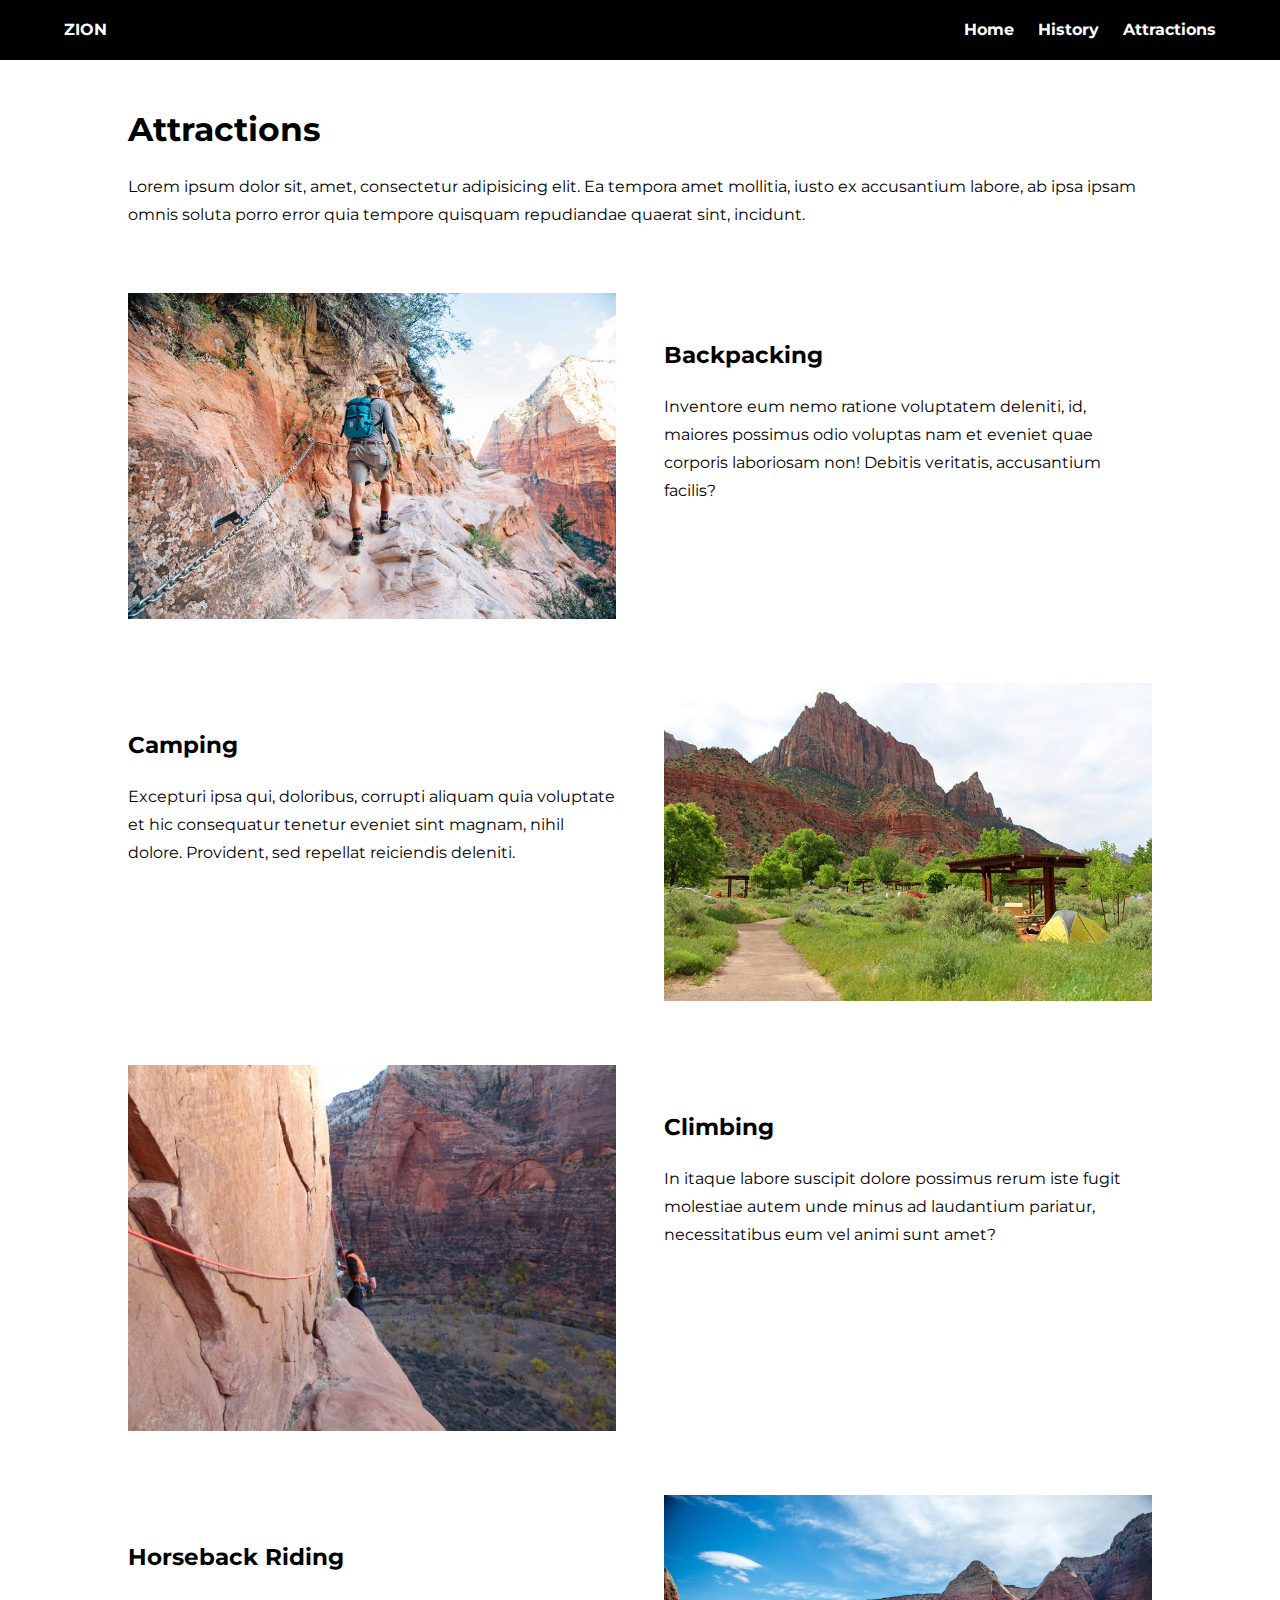
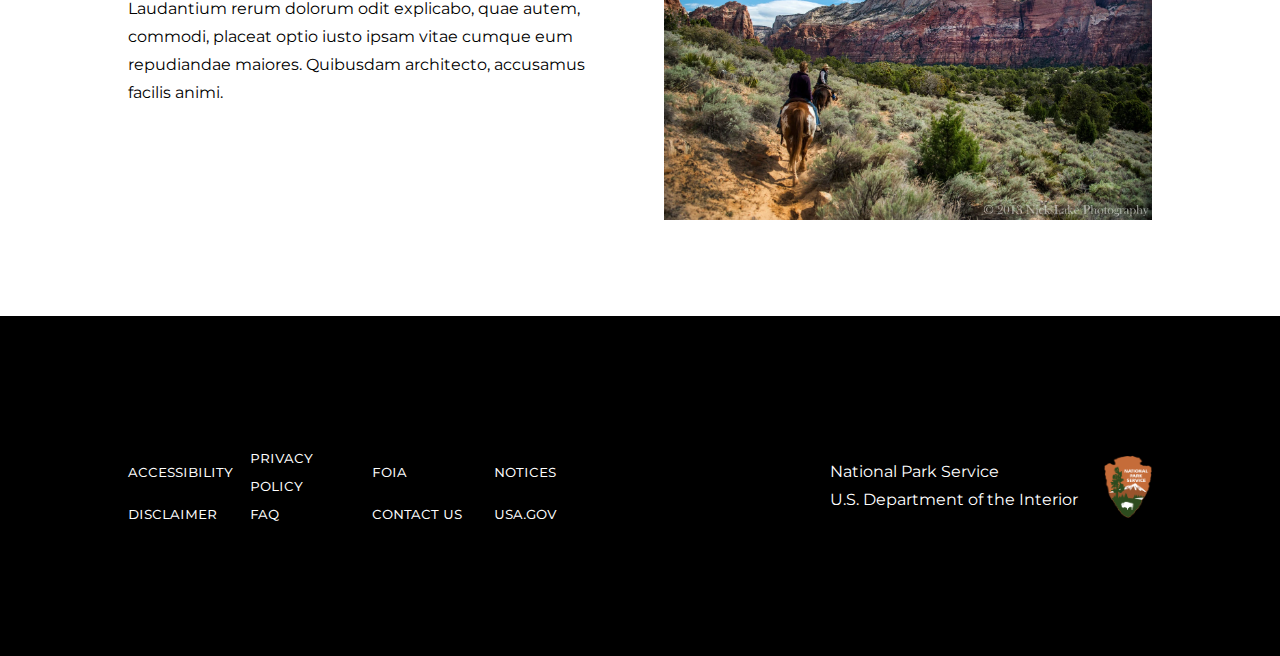
<file: attractions.html>
<html lang="en">
<head>
	<meta charset="UTF-8">
	<meta name="viewport" content="width=device-width, initial-scale=1.0">
	<title>Zion National Park</title>
	<link rel="preconnect" href="https://fonts.googleapis.com">
	<link rel="preconnect" href="https://fonts.gstatic.com" crossorigin>
	<link href="https://fonts.googleapis.com/css2?family=Montserrat:ital,wght@0,400;0,700;0,900;1,400;1,700&display=swap" rel="stylesheet"> 
	<link rel="stylesheet" href="./styles/main.css">
	<script src="./scripts/index.js" defer></script>
</head>
<body>
	<header class="mini-header">
		<nav>
			<a id="site__name" href="/">ZION</a>
			<div class="menu desktop">
				<a href="index.html">Home</a>
				<a href="history.html">History</a>
				<a href="attractions.html">Attractions</a>
			</div>
		    <a class="menu__icon mobile"><span></span></a>
			<ul class="menu mobile">
				<li><a href="/">Home</a></li>
				<li><a href="history.html">History</a></li>
				<li><a href="attractions.html">Attractions</a></li>
			</ul>
		</nav>
	</header>
	<main>
		<article>
			<h2>Attractions</h2>
			<p>Lorem ipsum dolor sit, amet, consectetur adipisicing elit. Ea tempora amet mollitia, iusto ex accusantium labore, ab ipsa ipsam omnis soluta porro error quia tempore quisquam repudiandae quaerat sint, incidunt.</p>
			<section class="attraction__list">
				<div class="attraction__item">
					<figure>
						<img src="/images/backpacking.jpg" alt="">
					</figure>
					<div>
						<h4>Backpacking</h4>
						<p>Inventore eum nemo ratione voluptatem deleniti, id, maiores possimus odio voluptas nam et eveniet quae corporis laboriosam non! Debitis veritatis, accusantium facilis?</p>
					</div>
				</div>
				<div class="attraction__item">	
					<figure>
						<img src="/images/camping.jpg" alt="">
					</figure>
					<div>
						<h4>Camping</h4>
						<p>Excepturi ipsa qui, doloribus, corrupti aliquam quia voluptate et hic consequatur tenetur eveniet sint magnam, nihil dolore. Provident, sed repellat reiciendis deleniti.</p>
					</div>
				</div>
				<div class="attraction__item">	
					<figure>
						<img src="/images/climbing.jpg" alt="">
					</figure>
					<div>
						<h4>Climbing</h4>
						<p>In itaque labore suscipit dolore possimus rerum iste fugit molestiae autem unde minus ad laudantium pariatur, necessitatibus eum vel animi sunt amet?</p>
					</div>
				</div>
				<div class="attraction__item">	
					<figure>
						<img src="/images/horseback-riding.webp" alt="">
					</figure>
					<div>
						<h4>Horseback Riding</h4>
						<p>Laudantium rerum dolorum odit explicabo, quae autem, commodi, placeat optio iusto ipsam vitae cumque eum repudiandae maiores. Quibusdam architecto, accusamus facilis animi.</p>
					</div>
				</div>
			</section>
		</article>
	</main>
	<footer>
		<section>
			<div class="footer__nav">
				<a href="">ACCESSIBILITY</a>
				<a href="">PRIVACY POLICY</a>
				<a href="">FOIA</a>
				<a href="">NOTICES</a>
				<a href="">DISCLAIMER</a>
				<a href="">FAQ</a>
				<a href="">CONTACT US</a>
				<a href="">USA.GOV</a>
			</div>
			<div class="nps-logo">
				<span>
					<a href="//www.nps.gov">National Park Service</a><br>
					<a href="//www.doi.gov">U.S. Department of the Interior</a>
				</span>
				<figure class="nps-logo-img">
					<img src="./images/national-park-service-logo.png" alt="">
				</figure>
			</div>
		</section>
	</footer>
</body>
</html>
</file>
<file: styles/main.css>
html {
    font-size: 100%;
}

body {
    background: white;
    font-family: 'Avenir', 'Montserrat', sans-serif;
    font-weight: 400;
    line-height: 1.75;
    color: #000000;
    margin: 0;
    padding: 0;
}
p {
    margin-bottom: 1rem;
}
a {
    color: black;
    cursor: pointer;
}
h1, h2, h3, h4, h5 {
    margin: 3rem 0 1.38rem;
    font-family: 'Avenir', 'Montserrat', sans-serif;
    font-weight: 700;
    line-height: 1.3;
}
h1 {
    margin-top: 0;
    font-size: 2.488rem;
}
h2 {
    font-size: 2.074rem;
}
h3 {
    font-size: 1.728rem;
}
h4 {
    font-size: 1.44rem;
}
h5 {
    font-size: 1.2rem;
}
small {
    font-size: 0.833rem;
}

blockquote {
    font-style: italic;
    border-left: 0.25rem solid black;
    padding-left: 1.728rem;
    margin-left: 0;
    max-width: 80%;
}


figure, img {
    margin: 0;
    padding: 0;
    width: 100%;
}

figcaption {
    font-size: smaller;
}

header {
    display: grid;
    grid-template-columns: 1fr;
    background-color: black;
    padding: 1rem 4rem;
}

@media (max-width: 37.5rem) {
    header {
        padding: 1rem 2rem;
    }
}

nav a {
    color: white;
    text-decoration: none;
    font-weight: 700;
}

.header__banner {
    background-image: url("../images/Banner.jpg");
    background-size: cover;
    background-repeat: no-repeat;
    background-position: center;

    height: 100vh;
}



header nav {
    display: flex;
    justify-content: space-between;
}

nav div {
    /*display: grid;
    grid-template-columns: 1fr 1fr 1fr 1fr;
    gap: 1rem;*/
    /*justify-items: center;*/
    display: flex;
    justify-content: space-between;
}
nav div a:not(:last-child) {
    margin-right: 1.5rem;
}

nav ul {
  list-style: none;
  margin: 0;
  padding: 0;
}




.menu__icon {
    height: 2rem;
    width: 2.25rem;
    margin: 1rem 2rem;
    position: absolute;
    top: 0;
    right: 0;
    vertical-align: middle;
    z-index: 20;
}

.menu__icon span {
    display: block;
    background: white;
    width: 100%;
    height: 0.25rem;
    margin-top: -0.125rem;
    position: absolute;
    left: 0;
    top: 50%;
}

.menu__icon:before,
.menu__icon:after {
    content: "";
    display: block;
    background: white;
    width: 100%;
    height: 0.25rem;
    position: absolute;
    left: 0;
    transform-origin: center center;
    transform: rotate(0deg);
    transition: all 0.3s ease;
}

.menu__icon:before {
    top: 0.125rem;
    margin-top: -0.125rem;
}

.menu__icon:after {
    bottom: 0.125rem;
    margin-bottom: -0.125rem;
}

.menu_shown .menu__icon span {
    background: transparent;
}

.menu_shown .menu__icon:before {
    top: 50%;
    transform: rotate(45deg);
}

.menu_shown .menu__icon:after {
    bottom: 50%;
    transform: rotate(-45deg);
}

.mobile.menu {
    font-size: 2rem;
    position: absolute;
    margin: 0;
    top: 0;
    left: 0;
    width: 100%;
    min-height: 100vh;
    background: black;
    z-index: 10;
    transition: all 0.4s ease-in-out;
    transform: translateX(-100%);
}

#site__name {
    z-index: 11;
}

.mobile.menu a {
    color: white;
}

.menu_shown .mobile.menu {
    transform: translateX(0);
}

.mobile {
    display: none;
}

@media (max-width: 37.5rem) {
    .mobile {
        display: block;
    }

    .menu__icon {
        display: inline-block;
    }

    .desktop {
        display: none;
    }

    .header__banner {
        background-position: left;
    }

    header {
        align-content: center;
    }

    nav {
        position: fixed;
        background-color: black;
        top: 0;
        right: 0;
        left: 0;
        margin: 0;
        padding: 1rem 2rem;
    }

    nav a,
    #site__name {
        color: white;
    }

    .mobile.menu {
        display: grid;
        /*flex-direction: column;
        align-items: center;
        justify-content: center;*/
        grid-template-columns: 1fr;
        gap: 1rem;
        justify-items: center;
        align-content: center;
    }

    .menu_shown #site__name {
        color: white;
    }
}



.header__banner a {
    color: black;
    font-weight: 700;
    text-decoration: none;
}

header hgroup {
    color: white;
}
hgroup h1 {
    font-size: 4rem;
    color: white;
}






main {
    margin: 0 auto;
    padding: 0 4rem;
    max-width: 64rem;
}

@media (max-width: 37.5rem) {
    main {
        padding: 2rem;
    }
}



article {
    margin-bottom: 6rem;
}






.calendar__event {
    display: grid;
    grid-template-columns: 1fr 7fr;
    gap: 1rem;
    align-items: center;
    margin-bottom: 2rem;
}

@media (max-width: 37.5rem) {
    .calendar__event {
        grid-template-columns: 1fr;
        margin-bottom: 4rem;
    }
}


.event__date {
    font-size: 0.85rem;
    padding: 1rem;
    text-align: center;
    border: 0.125rem solid black;
}

@media (max-width: 37.5rem) {
    .event__date {
        justify-self: left;
    }
}
.event__description {
    margin: 0;
}




.attraction__list {
    margin-top: 4rem;

    display: grid;
    grid-template-columns: 1fr;
    gap: 4rem;
}


.attraction__item {
    display: grid;
    grid-template-columns: 1fr 1fr;
    gap: 3rem;
}

.attraction__item:nth-child(even) figure {
    grid-area: 1 / 2 / 1 / 2;
}

@media (max-width: 37.5rem) {
    .attraction__item {
        grid-template-columns: 1fr;
        gap: 1rem;
    }

    .attraction__item:nth-child(even) figure {
        grid-area: 1 / 1 / 1 / 1;
    }

    .attraction__item h4 {
        margin-top: 1rem;
    }
}






footer {
    margin-top: 4rem;
    padding: 8rem 2rem;
    background-color: black;
}

@media (max-width: 37.5rem) {
    footer {
        padding: 2rem 2rem;
        text-align: center;
    }
}

footer section {
    margin: 0 auto;
    max-width: 64rem;

    display: grid;
    grid-template-columns: 1fr 1fr;
    gap: 4rem;

    color: white;
}

@media (max-width: 37.5rem) {
    footer section {
        grid-template-columns: 1fr;
    }
}

footer a {
    color: white;
    text-decoration: none;
}

.footer__nav {
    display: grid;
    grid-template-columns: 1fr 1fr 1fr 1fr;
    gap: 0 0.5rem;
    align-items: center;
}

@media (max-width: 56.25rem) {
    .footer__nav {
        grid-template-columns: 1fr 1fr;
    }
}

.footer__nav a {
    text-transform: lowercase;
    font-variant: small-caps;
}

.nps-logo {
    display: grid;
    grid-template-columns: 7fr 1fr;
    gap: 1rem;
    justify-items: end;
    align-items: center;
}

@media (max-width: 37.5rem) {
    .nps-logo {
        grid-template-columns: 1fr;
        justify-items: center;
        gap: 2rem;
    }
}

.nps-logo-img {
    max-width: 3rem;
}
</file>
